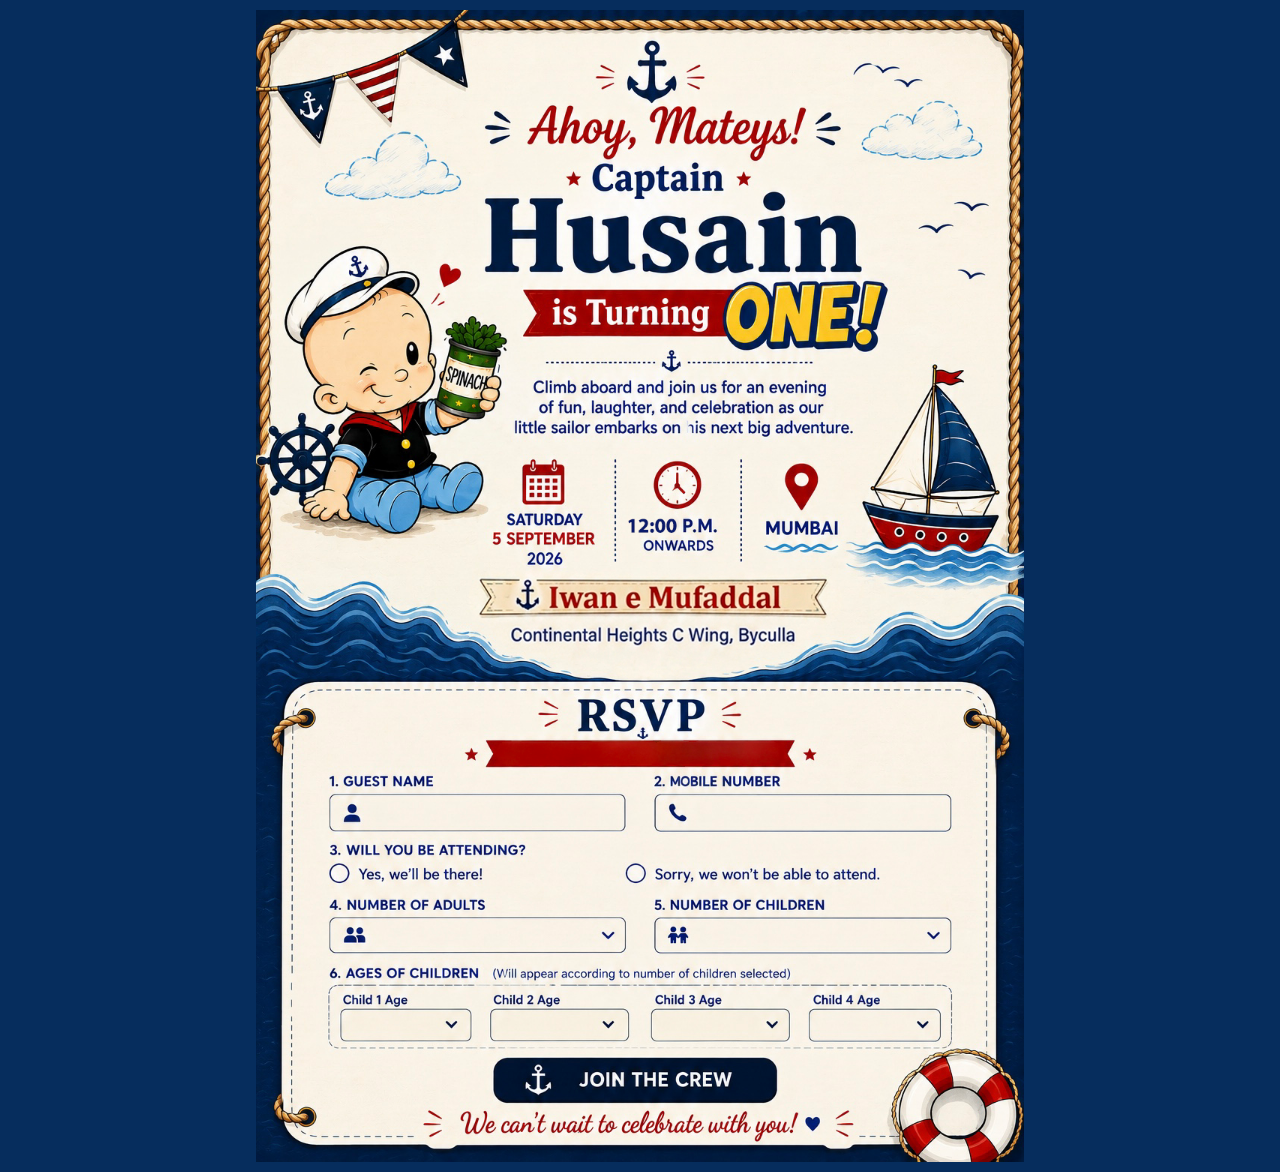
<file: index.html>
<!DOCTYPE html>
<html lang="en">
<head>
  <meta charset="UTF-8">
  <meta name="viewport" content="width=device-width, initial-scale=1, viewport-fit=cover">
  <meta name="description" content="RSVP for Captain Husain's first birthday">
  <title>Captain Husain Is Turning One!</title>
  <link rel="stylesheet" href="style.css">
</head>
<body>
  <main class="page-shell">
    <form id="rsvpForm" class="invitation" novalidate>
      <img
        src="husain-rsvp-background.jpeg?v=20260831-1"
        class="invitation-image"
        alt="Captain Husain's first birthday invitation"
        draggable="false"
      >

      <!-- 1. Guest name -->
      <label class="sr-only" for="guestName">Guest name</label>
      <input
        id="guestName"
        name="guestName"
        class="overlay-control text-control guest-name"
        type="text"
        autocomplete="name"
        aria-label="Guest name"
        required
      >

      <!-- 2. Mobile number -->
      <label class="sr-only" for="mobileNumber">Mobile number</label>
      <input
        id="mobileNumber"
        name="mobileNumber"
        class="overlay-control text-control mobile-number"
        type="tel"
        inputmode="tel"
        autocomplete="tel"
        aria-label="Mobile number"
        required
      >

      <!-- 3. Attendance -->
      <fieldset class="attendance-layer">
        <legend class="sr-only">Will you be attending?</legend>

        <label class="radio-hitbox radio-yes" aria-label="Yes, we will be there">
          <input type="radio" name="attending" value="Yes" required>
          <span class="radio-dot" aria-hidden="true"></span>
        </label>

        <label class="radio-hitbox radio-no" aria-label="Sorry, we will not be able to attend">
          <input type="radio" name="attending" value="No" required>
          <span class="radio-dot" aria-hidden="true"></span>
        </label>
      </fieldset>

      <!-- 4. Adults -->
      <label class="sr-only" for="adultCount">Number of adults</label>
      <select
        id="adultCount"
        name="adultCount"
        class="overlay-control select-control adult-count"
        aria-label="Number of adults"
        required
      >
        <option value="" selected disabled></option>
        <option value="1">1</option>
        <option value="2">2</option>
        <option value="3">3</option>
        <option value="4">4</option>
        <option value="5">5</option>
        <option value="6">6</option>
        <option value="7">7</option>
        <option value="8">8</option>
        <option value="9">9</option>
        <option value="10">10</option>
      </select>

      <!-- 5. Children -->
      <label class="sr-only" for="childCount">Number of children</label>
      <select
        id="childCount"
        name="childCount"
        class="overlay-control select-control child-count"
        aria-label="Number of children"
      >
        <option value="" selected disabled></option>
        <option value="0">0</option>
        <option value="1">1</option>
        <option value="2">2</option>
        <option value="3">3</option>
        <option value="4">4</option>
      </select>

      <!-- 6. Child ages -->
      <label class="sr-only" for="childAge1">Child 1 age</label>
      <select id="childAge1" name="childAge1"
        class="overlay-control select-control age-control child-age-1"
        aria-label="Child 1 age" disabled></select>

      <label class="sr-only" for="childAge2">Child 2 age</label>
      <select id="childAge2" name="childAge2"
        class="overlay-control select-control age-control child-age-2"
        aria-label="Child 2 age" disabled></select>

      <label class="sr-only" for="childAge3">Child 3 age</label>
      <select id="childAge3" name="childAge3"
        class="overlay-control select-control age-control child-age-3"
        aria-label="Child 3 age" disabled></select>

      <label class="sr-only" for="childAge4">Child 4 age</label>
      <select id="childAge4" name="childAge4"
        class="overlay-control select-control age-control child-age-4"
        aria-label="Child 4 age" disabled></select>

      <!-- Submit button sits exactly on the printed button -->
      <button id="submitButton" class="submit-hitbox" type="submit">
        <span class="sr-only">Join the Crew</span>
      </button>
    </form>

    <section id="venueCard" class="location-card" hidden>
      <img
        id="venueArtwork"
        class="location-card-image"
        data-src="location card.png"
        loading="lazy"
        alt="Captain's Notice"
        draggable="false"
      >
      <h2 id="venueName" class="location-field location-venue"></h2>
      <p id="venueDate" class="location-field location-date">
        <span id="venueDateDay" class="location-date-day"></span>
        <span id="venueDateValue" class="location-date-value"></span>
      </p>
      <p id="venueTime" class="location-field location-time"></p>
      <p id="venueAddress" class="location-field location-address"></p>
      <p id="venueCoordinatesText" class="location-field location-coordinates"></p>
      <a
        id="venueMapLink"
        class="location-map-hitbox"
        aria-label="Open venue in Google Maps"
        target="_blank"
        rel="noopener noreferrer"
      ></a>
    </section>

    <section id="closedCard" class="closed-card" hidden>
      <strong>RSVPs are now closed.</strong>
      <span>For assistance, please contact the host.</span>
    </section>

    <div id="statusMessage" class="status-message" role="status" aria-live="polite">
      <span class="status-icon status-anchor" aria-hidden="true">
        <svg viewBox="0 0 64 64" role="img" aria-label="Anchor">
          <circle cx="32" cy="10" r="6" fill="none" stroke="currentColor" stroke-width="5"/>
          <path d="M32 16v29M22 27h20M16 36c0 11 7 18 16 18s16-7 16-18" fill="none" stroke="currentColor" stroke-width="5" stroke-linecap="round"/>
          <path d="M12 37l4-5 5 4M52 37l-4-5-5 4" fill="none" stroke="currentColor" stroke-width="5" stroke-linecap="round" stroke-linejoin="round"/>
        </svg>
      </span>
      <span id="statusText" class="status-text"></span>
      <span class="status-icon status-boat" aria-hidden="true">
        <svg viewBox="0 0 80 64" role="img" aria-label="Sailboat">
          <path d="M12 48h56l-8 10H20z" fill="#b71f2a" stroke="#0b3767" stroke-width="3" stroke-linejoin="round"/>
          <path d="M40 10v38" stroke="#0b3767" stroke-width="3" stroke-linecap="round"/>
          <path d="M39 12L18 43h21z" fill="#fffaf0" stroke="#0b3767" stroke-width="3" stroke-linejoin="round"/>
          <path d="M42 15l19 28H42z" fill="#0b3767" stroke="#0b3767" stroke-width="3" stroke-linejoin="round"/>
          <path d="M40 10l12 4-12 4z" fill="#b71f2a"/>
          <path d="M8 60c8-4 16-4 24 0s16 4 24 0 12-4 16 0" fill="none" stroke="#4aa3df" stroke-width="3" stroke-linecap="round"/>
        </svg>
      </span>
    </div>
  </main>

  <script src="script.js"></script>
</body>
</html>
</file>
<file: style.css>
:root {
  --navy: #062d5d;
  --red: #b9202b;
  --cream: #fffaf0;
  --focus: #f3b71b;
}

* {
  box-sizing: border-box;
}

html,
body {
  margin: 0;
  min-height: 100%;
}

body {
  background: #062d5d;
  font-family: Arial, Helvetica, sans-serif;
}

.page-shell {
  width: 100%;
  padding: 10px;
}

.invitation {
  position: relative;
  width: min(100%, 768px);
  aspect-ratio: 2 / 3;
  margin: 0 auto;
}

.invitation-image {
  display: block;
  width: 100%;
  height: 100%;
  object-fit: contain;
  user-select: none;
  -webkit-user-drag: none;
}

/*
  All positions use percentages calculated from the approved 1024 × 1536 image.
  This keeps the controls locked to the artwork at every display size.
*/
.overlay-control {
  position: absolute;
  z-index: 10;
  margin: 0;
  border: 0;
  border-radius: 0;
  outline: 0;
  background: transparent;
  color: var(--navy);
  font-family: Arial, Helvetica, sans-serif;
  font-size: clamp(11px, 1.65vw, 17px);
  font-weight: 500;
  line-height: 1;
}

.overlay-control {
  -webkit-tap-highlight-color: transparent;
}

.overlay-control:focus-visible {
  outline: 3px solid var(--focus);
  outline-offset: -2px;
  background: rgba(255, 250, 240, 0.22);
}

/* Input text begins AFTER the printed icon, never over it. */
.text-control {
  padding: 0 1.2% 0 5.4%;
}

/* Guest field: image box x=97..493, y=1045..1094 */
.guest-name {
  left: 9.47%;
  top: 68.03%;
  width: 38.67%;
  height: 3.19%;
}

/* Mobile field: image box x=530..928, y=1045..1094 */
.mobile-number {
  left: 51.76%;
  top: 68.03%;
  width: 38.87%;
  height: 3.19%;
}

/* Radios: precisely centered over printed circles. */
.attendance-layer {
  position: absolute;
  inset: 0;
  z-index: 12;
  margin: 0;
  padding: 0;
  border: 0;
  pointer-events: none;
}

.radio-hitbox {
  position: absolute;
  width: 3.5%;
  height: 2.35%;
  border-radius: 50%;
  cursor: pointer;
  pointer-events: auto;
  -webkit-tap-highlight-color: transparent;
}

/*
  Larger invisible tap targets, centered precisely on the printed circles.
  The visible dot is shifted slightly right and upward to match the artwork.
*/
.radio-yes {
  left: 8.94%;
  top: 73.78%;
}

.radio-no {
  left: 47.80%;
  top: 73.78%;
}

.radio-hitbox input {
  position: absolute;
  inset: 0;
  width: 100%;
  height: 100%;
  margin: 0;
  opacity: 0;
  cursor: pointer;
}

.radio-dot {
  position: absolute;
  left: 54%;
  top: 45%;
  width: 38%;
  aspect-ratio: 1;
  border-radius: 50%;
  background: transparent;
  transform: translate(-50%, -50%);
  pointer-events: none;
}

.radio-hitbox input:checked + .radio-dot {
  background: var(--red);
}

.radio-hitbox input:focus-visible + .radio-dot {
  outline: 3px solid var(--focus);
  outline-offset: 5px;
}

/*
  Printed arrows stay visible, so native select arrows are removed.
  Text begins after the printed people icon.
*/
.select-control {
  appearance: none;
  -webkit-appearance: none;
  padding: clamp(1px, 0.18vw, 2px) 5.3% 0 5.8%;
  cursor: pointer;
  -webkit-tap-highlight-color: transparent;
}

/* Adult box: x=98..493, y=1209..1257 */
.adult-count {
  left: 9.57%;
  top: 78.71%;
  width: 38.57%;
  height: 3.13%;
}

/* Children box: x=529..928, y=1209..1257 */
.child-count {
  left: 51.66%;
  top: 78.71%;
  width: 38.96%;
  height: 3.13%;
}

/* Age fields: no icon inside, so normal left inset. */
.age-control {
  top: 86.65%;
  height: 2.93%;
  padding: 0 4.7% 0 1.5%;
  font-size: clamp(10px, 1.5vw, 16px);
}

.child-age-1 {
  left: 9.57%;
  width: 18.46%;
}

.child-age-2 {
  left: 30.18%;
  width: 18.26%;
}

.child-age-3 {
  left: 50.88%;
  width: 18.07%;
}

.child-age-4 {
  left: 72.17%;
  width: 18.46%;
}

.age-control.is-hidden {
  visibility: hidden;
  pointer-events: none;
}

.age-control:not(.is-hidden) {
  visibility: visible;
}

/* Printed button: x=318..695, y=1398..1457 */
.submit-hitbox {
  position: absolute;
  z-index: 14;
  left: 31.05%;
  top: 91.02%;
  width: 36.82%;
  height: 3.84%;
  padding: 0;
  border: 0;
  border-radius: 16px;
  background: transparent;
  cursor: pointer;
}

.submit-hitbox:hover {
  background: rgba(255, 255, 255, 0.07);
}

.submit-hitbox:focus-visible {
  outline: 4px solid var(--focus);
  outline-offset: 2px;
}

.submit-hitbox:disabled {
  cursor: wait;
  opacity: 0.65;
}

.status-message {
  width: min(100%, 768px);
  min-height: 1.4em;
  margin: 10px auto 24px;
  padding: 0 12px;
  color: white;
  font-size: 15px;
  font-weight: 700;
  text-align: center;
}

.status-message.success {
  color: #d8ffde;
}

.status-message.error {
  color: #ffd8d8;
}

.sr-only {
  position: absolute !important;
  width: 1px !important;
  height: 1px !important;
  padding: 0 !important;
  margin: -1px !important;
  overflow: hidden !important;
  clip: rect(0, 0, 0, 0) !important;
  white-space: nowrap !important;
  border: 0 !important;
}

@media (max-width: 520px) {
  .page-shell {
    padding: 0;
  }

  .invitation {
    width: 100%;
  }

  .overlay-control {
    font-size: 11px;
  }

  .age-control {
    font-size: 10px;
  }

  .status-message {
    font-size: 14px;
  }
}


/* Final polish */
.text-control,
.select-control {
  transform: translateY(2px);
}

.text-control {
  padding-left: 4.9%;
}

.select-control {
  padding-left: 5.25%;
}

/* Cover printed age cells that are not active. */
.age-mask {
  position: absolute;
  z-index: 9;
  top: 85.60%;
  height: 4.35%;
  background: #fffaf0;
  border-radius: 7px;
  opacity: 1;
  transition: opacity 180ms ease;
  pointer-events: none;
}

.age-mask-1 { left: 9.15%; width: 19.2%; }
.age-mask-2 { left: 29.75%; width: 19.1%; }
.age-mask-3 { left: 50.45%; width: 19.0%; }
.age-mask-4 { left: 71.75%; width: 19.15%; }

.age-mask.is-revealed {
  opacity: 0;
}

/* When declining, visually cover adults/children/age area in the fixed artwork. */
.decline-mask {
  position: absolute;
  z-index: 13;
  left: 8.9%;
  top: 76.8%;
  width: 82.3%;
  height: 13.5%;
  border-radius: 10px;
  background: #fffaf0;
  opacity: 0;
  pointer-events: none;
  transition: opacity 200ms ease;
}

.invitation.is-declining .decline-mask {
  opacity: 1;
}

/* Keep button interactive above mask */
.submit-hitbox {
  z-index: 20;
}

.submit-visible-text {
  display: none;
  align-items: center;
  justify-content: center;
  width: 100%;
  height: 100%;
  border-radius: inherit;
  background: #062d5d;
  color: #fff;
  font-size: clamp(11px, 1.55vw, 17px);
  font-weight: 700;
  letter-spacing: 0.03em;
  text-transform: uppercase;
}

.submit-hitbox.is-busy .submit-visible-text,
.submit-hitbox.is-submitted .submit-visible-text {
  display: flex;
}

.submit-hitbox.is-busy .submit-visible-text::before {
  content: "";
  width: 0.9em;
  height: 0.9em;
  margin-right: 0.6em;
  border: 2px solid rgba(255,255,255,0.45);
  border-top-color: #fff;
  border-radius: 50%;
  animation: rsvp-spin 0.8s linear infinite;
}

@keyframes rsvp-spin {
  to { transform: rotate(360deg); }
}

.status-message {
  display: none;
  width: min(calc(100% - 24px), 720px);
  margin: 14px auto 28px;
  padding: 16px 18px;
  border: 2px solid rgba(6,45,93,0.22);
  border-radius: 14px;
  background: #fffaf0;
  color: #062d5d;
  font-size: 16px;
  font-weight: 700;
  line-height: 1.35;
  text-align: center;
}

.status-message::before {
  content: "";
  display: block;
  margin-bottom: 4px;
  font-size: 22px;
}

.status-message.success,
.status-message.error {
  display: block;
}

.status-message.error {
  background: #fff2f2;
  color: #8d1f28;
}

.invitation.is-submitted .overlay-control,
.invitation.is-submitted .radio-hitbox {
  pointer-events: none;
}

@media (max-width: 520px) {
  .status-message {
    font-size: 14px;
    margin-top: 10px;
  }
}


/* Clean final overrides */
.age-mask,
.decline-mask,
.submit-visible-text {
  display: none !important;
}

.invitation.is-declining .decline-mask {
  opacity: 0 !important;
}

.age-control.is-hidden {
  visibility: hidden;
  pointer-events: none;
}

.submit-hitbox.is-busy,
.submit-hitbox.is-submitted {
  background: transparent !important;
}

.submit-hitbox:disabled {
  opacity: 0.72;
}

.status-message {
  display: none;
  width: min(calc(100% - 24px), 720px);
  margin: 12px auto 28px;
  padding: 10px 14px;
  border: 0;
  border-radius: 8px;
  background: rgba(255, 250, 240, 0.96);
  color: #062d5d;
  font-size: 15px;
  font-weight: 700;
  line-height: 1.35;
  text-align: center;
}

.status-message::before {
  content: none !important;
}

.status-message.success,
.status-message.error,
.status-message.loading {
  display: block;
}

.status-message.error {
  background: rgba(255, 242, 242, 0.98);
  color: #8d1f28;
}

.status-message.loading {
  color: #062d5d;
}


/* Nautical confirmation card */
.status-message {
  display: none;
  position: relative;
  width: min(calc(100% - 24px), 720px);
  margin: 14px auto 30px;
  padding: 18px 64px;
  border: 2px solid #0b3767;
  border-radius: 14px;
  background: #fffaf0;
  color: #0b3767 !important;
  font-size: 16px;
  font-weight: 700;
  line-height: 1.35;
  text-align: center;
  box-shadow: 0 4px 0 rgba(6, 45, 93, 0.14);
}

.status-message::after {
  content: "";
  position: absolute;
  inset: 7px;
  border: 1px dashed rgba(11, 55, 103, 0.5);
  border-radius: 9px;
  pointer-events: none;
}

.status-message.success,
.status-message.error,
.status-message.loading {
  display: flex;
  align-items: center;
  justify-content: center;
  gap: 14px;
}

.status-text {
  position: relative;
  z-index: 1;
  display: block;
  color: #0b3767 !important;
}

.status-icon {
  position: relative;
  z-index: 1;
  flex: 0 0 auto;
  font-size: 28px;
  line-height: 1;
}

.status-anchor {
  color: #0b3767;
}

.status-boat {
  color: #b71f2a;
}

.status-message.loading .status-boat,
.status-message.loading .status-anchor {
  opacity: 0.65;
}

.status-message.error {
  border-color: #8d1f28;
  color: #8d1f28 !important;
  background: #fff6f4;
}

.status-message.error .status-text {
  color: #8d1f28 !important;
}

@media (max-width: 520px) {
  .status-message {
    padding: 14px 46px;
    font-size: 14px;
  }

  .status-icon {
    font-size: 22px;
  }
}


/* Final confirmation-card refinement */
.status-message {
  min-height: 0;
  margin: 12px auto 24px;
  padding: 11px 48px;
  border: 1.5px solid #0b3767;
  border-radius: 12px;
  box-shadow: 0 2px 0 rgba(6, 45, 93, 0.10);
}

.status-message::after {
  inset: 6px;
  border-color: rgba(11, 55, 103, 0.38);
  border-radius: 8px;
}

.status-message.success,
.status-message.error,
.status-message.loading {
  gap: 12px;
}

.status-text {
  white-space: nowrap;
}

.status-icon {
  width: 28px;
  height: 28px;
  font-size: 0;
}

.status-icon svg {
  display: block;
  width: 100%;
  height: 100%;
}

.status-anchor {
  color: #0b3767;
}

.status-boat {
  color: #0b3767;
}

/* Keep all printed age boxes visible; only disable interaction where inactive. */
.age-control.is-hidden {
  visibility: visible !important;
  pointer-events: none;
  color: transparent;
}

.age-control:disabled {
  opacity: 1;
}

@media (max-width: 640px) {
  .status-message {
    padding: 10px 36px;
  }

  .status-text {
    white-space: normal;
  }

  .status-icon {
    width: 23px;
    height: 23px;
  }
}


/* Production venue artwork and closing card */
.location-card,
.closed-card {
  width: min(calc(100% - 24px), 720px);
  margin: 22px auto 26px;
  color: #0b3767;
}

.location-card {
  position: relative;
  aspect-ratio: 1147 / 1372;
  overflow: hidden;
}

.location-card.is-visible {
  animation: notice-fade 350ms ease-out both;
}

.location-card[hidden],
.closed-card[hidden] {
  display: none;
}

.location-card-image {
  display: block;
  width: 100%;
  height: 100%;
  object-fit: contain;
  user-select: none;
  -webkit-user-drag: none;
}

.location-field {
  position: absolute;
  z-index: 2;
  display: flex;
  align-items: center;
  justify-content: center;
  margin: 0;
  padding: 0 2%;
  overflow: hidden;
  color: #0b3767;
  font-family: Arial, Helvetica, sans-serif;
  font-weight: 700;
  line-height: 1.18;
  text-align: center;
  overflow-wrap: anywhere;
  white-space: pre-line;
}

.location-venue {
  left: 16.1%;
  top: 24.65%;
  width: 74.7%;
  height: 6.4%;
  font-size: clamp(14px, 3.05vw, 27px);
  text-transform: uppercase;
}

.location-date {
  left: 16.2%;
  top: 40.5%;
  width: 29.8%;
  height: 5.2%;
  flex-direction: column;
  gap: 0.08em;
  line-height: 1.05;
}

.location-date-day {
  font-size: clamp(10px, 1.75vw, 16px);
  font-weight: 700;
}

.location-date-value {
  font-size: clamp(12px, 2.3vw, 21px);
  font-weight: 800;
}

.location-time {
  left: 62.4%;
  top: 40.5%;
  width: 27.8%;
  height: 5.2%;
  font-size: clamp(13px, 2.6vw, 23px);
}

.location-address {
  left: 16.1%;
  top: 54.6%;
  width: 52.2%;
  height: 5.4%;
  padding-inline: 3%;
  font-size: clamp(9px, 1.85vw, 17px);
  line-height: 1.18;
  overflow-wrap: normal;
  text-wrap: balance;
  white-space: normal;
}

.location-coordinates {
  left: 16.1%;
  top: 68.8%;
  width: 52.2%;
  height: 5.3%;
  font-size: clamp(12px, 2.35vw, 21px);
  letter-spacing: 0;
  line-height: 1.08;
}

.location-map-hitbox {
  position: absolute;
  z-index: 3;
  left: 22.1%;
  top: 81.6%;
  width: 55.7%;
  height: 8.8%;
  padding: 0;
  border: 0;
  border-radius: 999px;
  background: transparent;
  cursor: pointer;
  -webkit-tap-highlight-color: transparent;
}

.location-map-hitbox:focus-visible {
  outline: 4px solid var(--focus);
  outline-offset: 3px;
}

.location-map-hitbox.is-disabled {
  background: rgba(255, 250, 240, 0.1);
  cursor: default;
  opacity: 0.6;
  pointer-events: none;
}

.closed-card {
  border: 1.5px solid #0b3767;
  border-radius: 14px;
  background: #fffaf0;
  padding: 16px 20px;
  text-align: center;
}

.closed-card strong,
.closed-card span {
  display: block;
}

.closed-card strong {
  font-size: 18px;
  margin-bottom: 4px;
}

@media (max-width: 520px) {
  .location-card,
  .closed-card {
    width: 100%;
  }

  .location-card {
    margin-top: 16px;
  }

  .location-venue {
    font-size: 13px;
  }

  .location-time,
  .location-coordinates {
    font-size: 11px;
  }

  .location-date-day {
    font-size: 9px;
  }

  .location-date-value {
    font-size: 11px;
  }

  .location-address {
    font-size: 9px;
  }
}

@media (max-width: 360px) {
  .location-date {
    height: 6.6%;
    gap: 0;
    line-height: 0.98;
  }

  .location-date-day {
    font-size: 8px;
  }

  .location-date-value {
    font-size: 9px;
  }

  .location-coordinates {
    height: 5.9%;
    font-size: 10px;
    line-height: 1;
  }
}

@keyframes notice-fade {
  from {
    opacity: 0;
    transform: translateY(16px);
  }
  to {
    opacity: 1;
    transform: none;
  }
}

@media (prefers-reduced-motion: reduce) {
  .location-card.is-visible {
    animation: none;
  }
}

html,
body {
  width: 100%;
  max-width: 100%;
  overflow-x: hidden;
}

.page-shell {
  max-width: 100%;
  overflow-x: clip;
  padding-left: max(10px, env(safe-area-inset-left));
  padding-right: max(10px, env(safe-area-inset-right));
}

.invitation,
.location-card,
.closed-card,
.status-message {
  max-width: 100%;
}

button,
input,
select,
a {
  touch-action: manipulation;
}

.radio-hitbox::before,
.submit-hitbox::before {
  content: "";
  position: absolute;
  inset: -12px;
}

@media (max-width: 520px) {
  .page-shell {
    padding-left: max(0px, env(safe-area-inset-left));
    padding-right: max(0px, env(safe-area-inset-right));
  }
}
</file>
